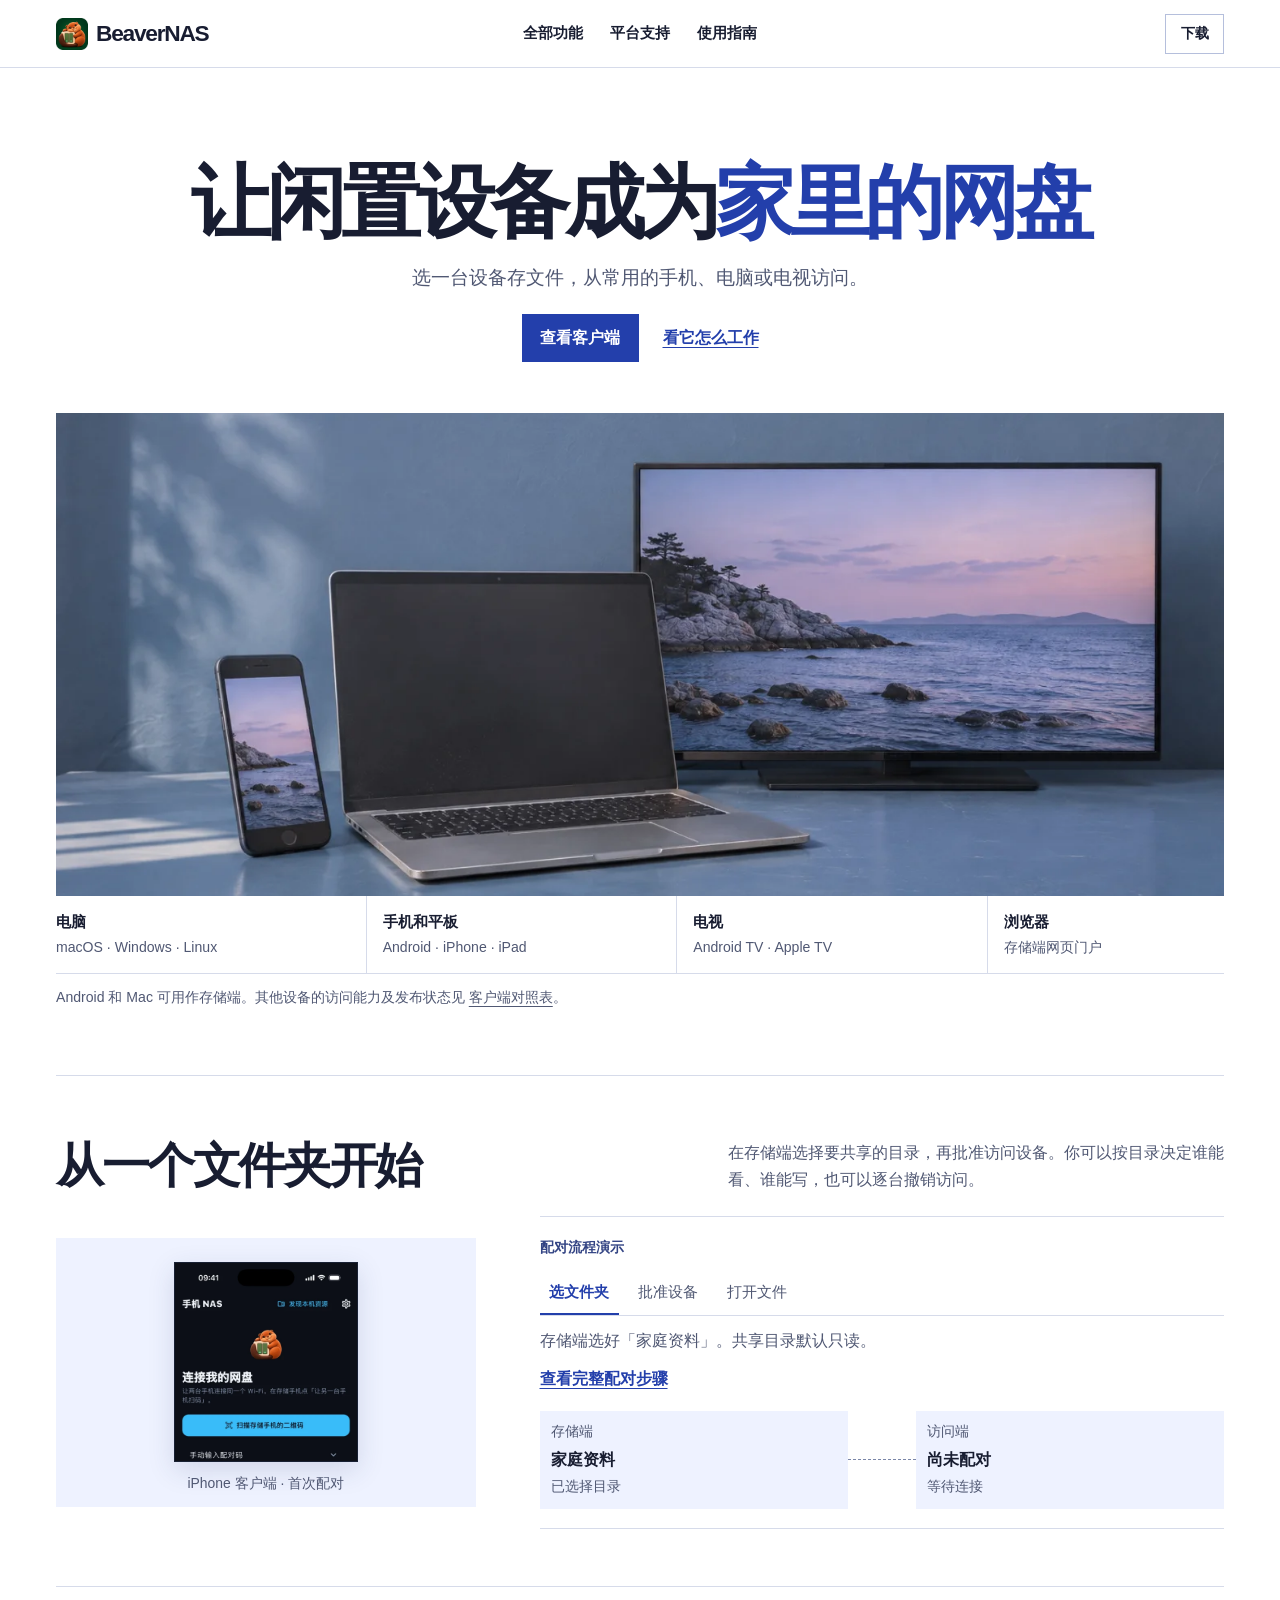
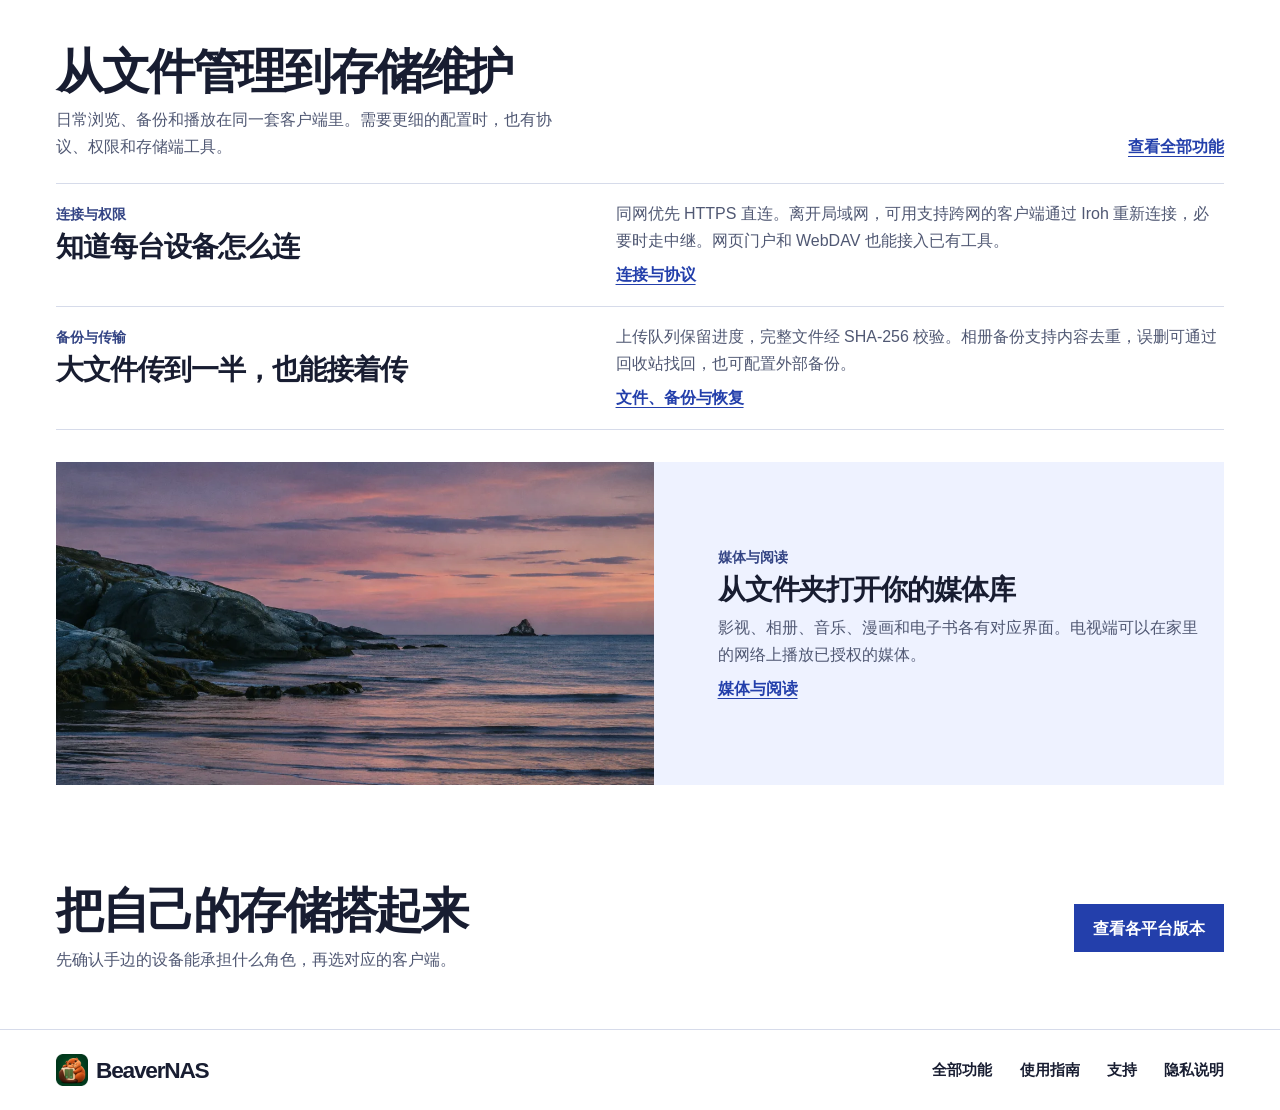
<file: index.html>
<!doctype html>
<html lang="zh-CN">
<head>
  <meta charset="utf-8">
  <meta name="viewport" content="width=device-width, initial-scale=1">
  <meta name="theme-color" content="#ffffff">
  <meta name="description" content="BeaverNAS 让闲置设备成为家里的网盘。支持手机、平板、电脑和电视客户端，提供文件访问、备份、媒体库和高级存储工具。">
  <meta property="og:type" content="website">
  <meta property="og:title" content="BeaverNAS · 让闲置设备成为家里的网盘">
  <meta property="og:description" content="用自己的设备共享文件夹，在手机、电脑和电视上访问。">
  <meta property="og:image" content="https://longdabo.github.io/nasfilem-site/assets/brand/share-1200x630.png">
  <title>BeaverNAS · 让闲置设备成为家里的网盘</title>
  <link rel="icon" href="assets/brand/favicon.ico">
  <link rel="apple-touch-icon" href="assets/brand/apple-touch-icon.png">
  <link rel="stylesheet" href="assets/site.css">
  <script src="assets/site.js" defer></script>
</head>
<body>
<a class="skip" href="#main">跳到主要内容</a>
<header class="site-header">
  <div class="shell header-inner">
    <a class="wordmark" href="./" aria-label="BeaverNAS 首页"><img src="assets/brand/logo-96.png" alt="" width="32" height="32">BeaverNAS</a>
    <nav aria-label="主导航"><a href="features/">全部功能</a><a href="#clients">平台支持</a><a href="guide/">使用指南</a></nav>
    <a class="button small outline" href="download/">下载</a>
  </div>
</header>
<main id="main">
  <section class="shell cover" aria-labelledby="hero-title">
    <div class="cover-heading">
      <h1 id="hero-title">让闲置设备成为<span>家里的网盘</span></h1>
      <p>选一台设备存文件，从常用的手机、电脑或电视访问。</p>
      <div class="actions"><a class="button primary" href="download/">查看客户端</a><a class="text-link" href="#pairing">看它怎么工作</a></div>
    </div>

    <figure class="device-figure" id="clients">
      <div class="device-scene"><img src="assets/devices-editorial.webp" width="1440" height="960" alt="照片风格的设备示意，手机、笔记本和电视摆在同一张蓝色桌面上" fetchpriority="high"></div>
      <figcaption class="platform-lineup">
        <div><strong>电脑</strong><span>macOS · Windows · Linux</span></div>
        <div><strong>手机和平板</strong><span>Android · iPhone · iPad</span></div>
        <div><strong>电视</strong><span>Android TV · Apple TV</span></div>
        <div><strong>浏览器</strong><span>存储端网页门户</span></div>
      </figcaption>
    </figure>
    <p class="cover-note">Android 和 Mac 可用作存储端。其他设备的访问能力及发布状态见 <a href="download/">客户端对照表</a>。</p>
  </section>

  <section class="section shell" id="pairing" aria-labelledby="pairing-title">
    <div class="chapter-head">
      <h2 id="pairing-title">从一个文件夹开始</h2>
      <p>在存储端选择要共享的目录，再批准访问设备。你可以按目录决定谁能看、谁能写，也可以逐台撤销访问。</p>
    </div>
    <div class="pairing-layout">
      <figure class="pairing-photo">
        <img src="assets/app-iphone.webp" width="480" height="522" alt="BeaverNAS 的 iPhone 客户端显示扫码和手动输入配对码" loading="lazy">
        <figcaption>iPhone 客户端 · 首次配对</figcaption>
      </figure>
      <div class="pairing-demo" data-pairing>
        <div class="pairing-controls">
          <p class="demo-caption">配对流程演示</p>
          <div class="step-buttons" role="group" aria-label="选择配对步骤" hidden>
            <button type="button" data-step="0" aria-pressed="true" aria-controls="pairing-state">选文件夹</button>
            <button type="button" data-step="1" aria-pressed="false" aria-controls="pairing-state">批准设备</button>
            <button type="button" data-step="2" aria-pressed="false" aria-controls="pairing-state">打开文件</button>
          </div>
          <p id="pairing-state" aria-live="polite">存储端选好「家庭资料」。共享目录默认只读。</p>
          <a class="text-link" href="guide/#pair">查看完整配对步骤</a>
        </div>
        <div class="pairing-state">
          <div class="pair-node"><span>存储端</span><strong>家庭资料</strong><small data-host-status>已选择目录</small></div>
          <div class="pair-connection" aria-hidden="true"></div>
          <div class="pair-node client"><span>访问端</span><strong data-client-title>尚未配对</strong><small data-client-status>等待连接</small></div>
        </div>
      </div>
    </div>
  </section>

  <section class="section shell capabilities" id="features" aria-labelledby="capabilities-title">
    <div class="chapter-head">
      <div><h2 id="capabilities-title">从文件管理到存储维护</h2><p>日常浏览、备份和播放在同一套客户端里。需要更细的配置时，也有协议、权限和存储端工具。</p></div>
      <a class="text-link" href="features/">查看全部功能</a>
    </div>
    <div class="feature-rows">
      <article class="feature-row">
        <div class="feature-label"><span>连接与权限</span><h3>知道每台设备怎么连</h3></div>
        <div><p>同网优先 HTTPS 直连。离开局域网，可用支持跨网的客户端通过 Iroh 重新连接，必要时走中继。网页门户和 WebDAV 也能接入已有工具。</p><a class="text-link" href="features/#connection">连接与协议</a></div>
      </article>
      <article class="feature-row">
        <div class="feature-label"><span>备份与传输</span><h3>大文件传到一半，也能接着传</h3></div>
        <div><p>上传队列保留进度，完整文件经 SHA-256 校验。相册备份支持内容去重，误删可通过回收站找回，也可配置外部备份。</p><a class="text-link" href="features/#data">文件、备份与恢复</a></div>
      </article>
    </div>
    <article class="media-feature">
      <img src="assets/media-editorial.webp" width="1080" height="720" alt="示例相册中的一张暮色海岸照片" loading="lazy">
      <div class="feature-label"><span>媒体与阅读</span><h3>从文件夹打开你的媒体库</h3><p>影视、相册、音乐、漫画和电子书各有对应界面。电视端可以在家里的网络上播放已授权的媒体。</p><a class="text-link" href="features/#media">媒体与阅读</a></div>
    </article>
  </section>

  <section class="shell explore" id="download" aria-labelledby="explore-title">
    <div><h2 id="explore-title">把自己的存储搭起来</h2><p>先确认手边的设备能承担什么角色，再选对应的客户端。</p></div>
    <a class="button primary" href="download/">查看各平台版本</a>
  </section>
</main>
<footer class="site-footer"><div class="shell footer-inner">
  <a class="wordmark" href="./" aria-label="BeaverNAS 首页"><img src="assets/brand/logo-96.png" alt="" width="32" height="32">BeaverNAS</a>
  <nav aria-label="页脚导航"><a href="features/">全部功能</a><a href="guide/">使用指南</a><a href="support/">支持</a><a href="privacy/">隐私说明</a></nav>
</div></footer>
</body>
</html>
</file>
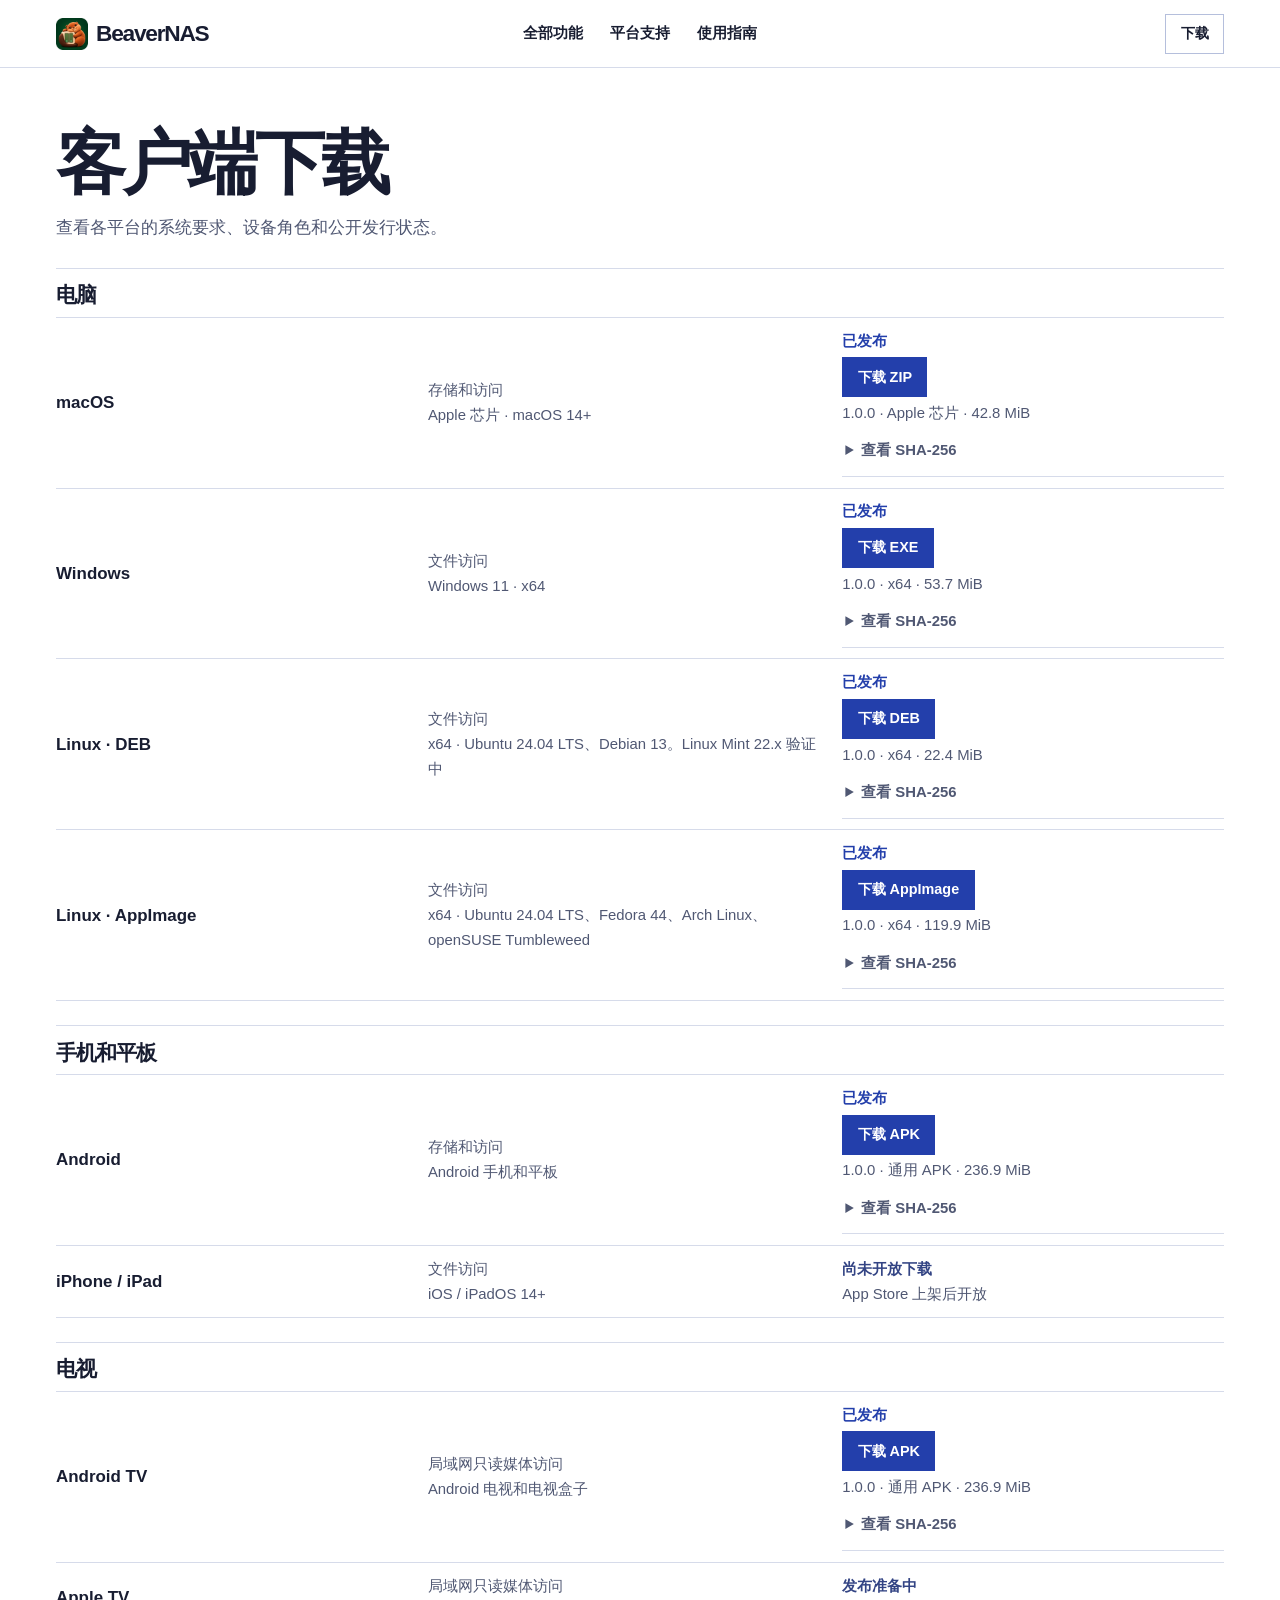
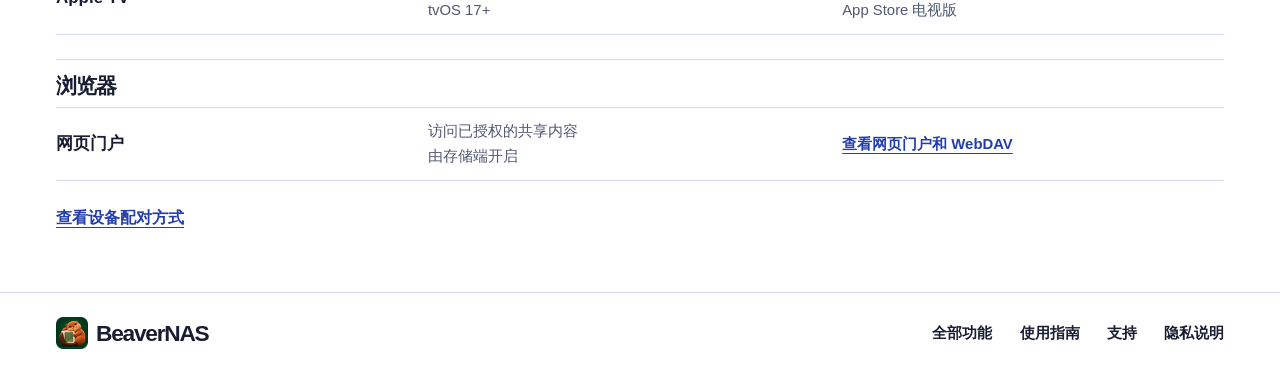
<file: download/index.html>
<!doctype html>
<html lang="zh-CN">
<head>
  <meta charset="utf-8">
  <meta name="viewport" content="width=device-width, initial-scale=1">
  <meta name="description" content="查看 BeaverNAS 各平台的设备角色、系统要求和公开发行状态。">
  <title>客户端下载 · BeaverNAS</title>
  <link rel="icon" href="../assets/brand/favicon.ico">
  <link rel="apple-touch-icon" href="../assets/brand/apple-touch-icon.png">
  <link rel="stylesheet" href="../assets/site.css">
  <script src="../assets/releases.js" defer></script>
  <script src="../assets/site.js" defer></script>
</head>
<body>
<a class="skip" href="#main">跳到主要内容</a>
<header class="site-header"><div class="shell header-inner">
  <a class="wordmark" href="../" aria-label="BeaverNAS 首页"><img src="../assets/brand/logo-96.png" alt="" width="32" height="32">BeaverNAS</a>
  <nav aria-label="主导航"><a href="../features/">全部功能</a><a href="../#clients">平台支持</a><a href="../guide/">使用指南</a></nav>
  <a class="button small outline" href="./" aria-current="page">下载</a>
</div></header>
<main class="shell downloads" id="main">
  <div class="page-heading">
    <h1>客户端下载</h1>
    <p>查看各平台的系统要求、设备角色和公开发行状态。</p>
  </div>
  <section class="download-group" aria-labelledby="desktop-title">
    <h2 id="desktop-title">电脑</h2>
    <article class="download-row" data-platform="mac"><h3>macOS</h3><p><span>存储和访问</span>Apple 芯片 · macOS 14+</p><div class="download-links"><span class="release-status" data-status>测试中</span><div data-download>正式版通过公证后提供 DMG</div></div></article>
    <article class="download-row" data-platform="windows"><h3>Windows</h3><p><span>文件访问</span>Windows 11 · x64</p><div class="download-links"><span class="release-status" data-status>发布准备中</span><div data-download>桌面安装包</div></div></article>
    <article class="download-row" data-platform="linux-deb"><h3>Linux · DEB</h3><p><span>文件访问</span>x64 · Ubuntu 24.04 LTS、Debian 13。Linux Mint 22.x 验证中</p><div class="download-links"><span class="release-status" data-status>兼容性验证中</span><div data-download></div></div></article>
    <article class="download-row" data-platform="linux-appimage"><h3>Linux · AppImage</h3><p><span>文件访问</span>x64 · Ubuntu 24.04 LTS、Fedora 44、Arch Linux、openSUSE Tumbleweed</p><div class="download-links"><span class="release-status" data-status>发布准备中</span><div data-download></div></div></article>
  </section>
  <section class="download-group" aria-labelledby="mobile-title">
    <h2 id="mobile-title">手机和平板</h2>
    <article class="download-row" data-platform="android"><h3>Android</h3><p><span>存储和访问</span>Android 手机和平板</p><div class="download-links"><span class="release-status" data-status>尚未开放下载</span><div data-download>Google Play 或 APK</div></div></article>
    <article class="download-row" data-platform="ios"><h3>iPhone / iPad</h3><p><span>文件访问</span>iOS / iPadOS 14+</p><div class="download-links"><span class="release-status" data-status>尚未开放下载</span><div data-download>App Store 上架后开放</div></div></article>
  </section>
  <section class="download-group" aria-labelledby="tv-title">
    <h2 id="tv-title">电视</h2>
    <article class="download-row" data-platform="android-tv"><h3>Android TV</h3><p><span>局域网只读媒体访问</span>Android 电视和电视盒子</p><div class="download-links"><span class="release-status" data-status>测试中</span><div data-download>Google Play 电视版或 APK</div></div></article>
    <article class="download-row" data-platform="apple-tv"><h3>Apple TV</h3><p><span>局域网只读媒体访问</span>tvOS 17+</p><div class="download-links"><span class="release-status" data-status>发布准备中</span><div data-download>App Store 电视版</div></div></article>
  </section>
  <section class="download-group" aria-labelledby="web-title">
    <h2 id="web-title">浏览器</h2>
    <article class="download-row"><h3>网页门户</h3><p><span>访问已授权的共享内容</span>由存储端开启</p><div class="download-links"><a class="text-link" href="../features/#connection">查看网页门户和 WebDAV</a></div></article>
  </section>
  <a class="text-link" href="../guide/#devices">查看设备配对方式</a>
</main>
<footer class="site-footer"><div class="shell footer-inner">
  <a class="wordmark" href="../" aria-label="BeaverNAS 首页"><img src="../assets/brand/logo-96.png" width="32" height="32" alt="">BeaverNAS</a>
  <nav aria-label="页脚导航"><a href="../features/">全部功能</a><a href="../guide/">使用指南</a><a href="../support/">支持</a><a href="../privacy/">隐私说明</a></nav>
</div></footer>
</body>
</html>
</file>
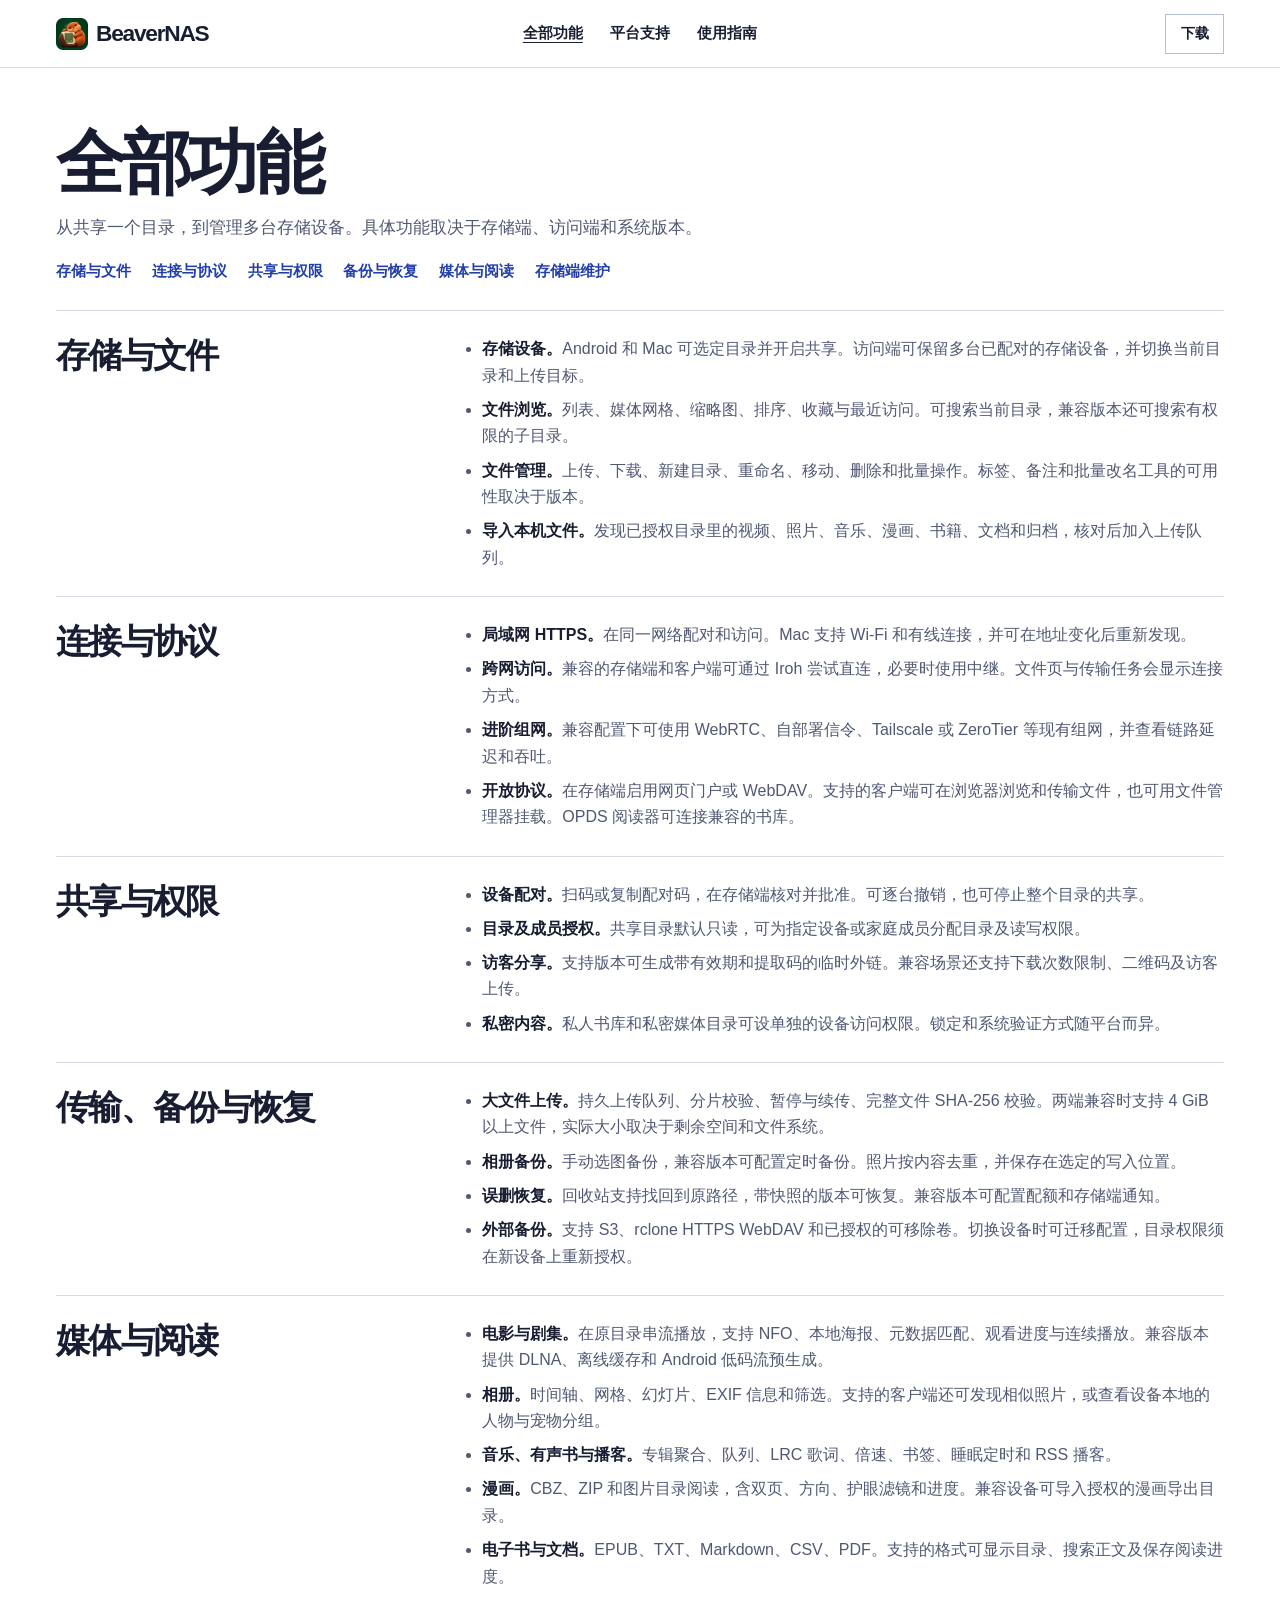
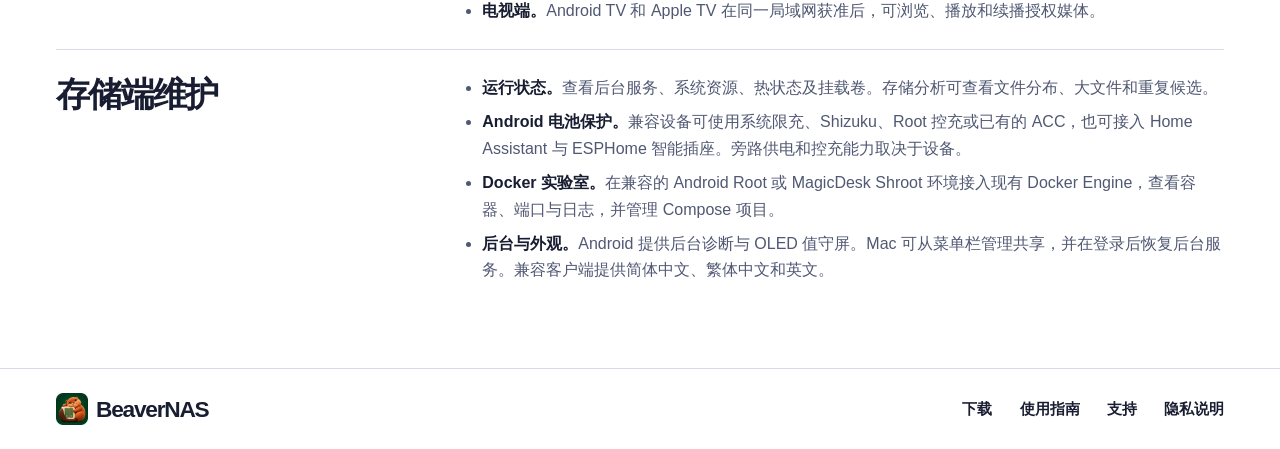
<file: features/index.html>
<!doctype html>
<html lang="zh-CN">
<head>
  <meta charset="utf-8">
  <meta name="viewport" content="width=device-width, initial-scale=1">
  <meta name="description" content="查看 BeaverNAS 的存储、连接、访问控制、备份、媒体库及存储端维护功能。">
  <title>全部功能 · BeaverNAS</title>
  <link rel="icon" href="../assets/brand/favicon.ico">
  <link rel="apple-touch-icon" href="../assets/brand/apple-touch-icon.png">
  <link rel="stylesheet" href="../assets/site.css">
</head>
<body>
<a class="skip" href="#main">跳到主要内容</a>
<header class="site-header"><div class="shell header-inner">
  <a class="wordmark" href="../" aria-label="BeaverNAS 首页"><img src="../assets/brand/logo-96.png" alt="" width="32" height="32">BeaverNAS</a>
  <nav aria-label="主导航"><a href="./" aria-current="page">全部功能</a><a href="../#clients">平台支持</a><a href="../guide/">使用指南</a></nav>
  <a class="button small outline" href="../download/">下载</a>
</div></header>
<main class="shell catalog" id="main">
  <div class="page-heading">
    <h1>全部功能</h1>
    <p>从共享一个目录，到管理多台存储设备。具体功能取决于存储端、访问端和系统版本。</p>
    <nav class="page-index" aria-label="功能目录">
      <a href="#storage">存储与文件</a><a href="#connection">连接与协议</a><a href="#permissions">共享与权限</a><a href="#data">备份与恢复</a><a href="#media">媒体与阅读</a><a href="#maintenance">存储端维护</a>
    </nav>
  </div>
  <section id="storage">
    <h2>存储与文件</h2>
    <ul>
      <li><strong>存储设备。</strong>Android 和 Mac 可选定目录并开启共享。访问端可保留多台已配对的存储设备，并切换当前目录和上传目标。</li>
      <li><strong>文件浏览。</strong>列表、媒体网格、缩略图、排序、收藏与最近访问。可搜索当前目录，兼容版本还可搜索有权限的子目录。</li>
      <li><strong>文件管理。</strong>上传、下载、新建目录、重命名、移动、删除和批量操作。标签、备注和批量改名工具的可用性取决于版本。</li>
      <li><strong>导入本机文件。</strong>发现已授权目录里的视频、照片、音乐、漫画、书籍、文档和归档，核对后加入上传队列。</li>
    </ul>
  </section>
  <section id="connection">
    <h2>连接与协议</h2>
    <ul>
      <li><strong>局域网 HTTPS。</strong>在同一网络配对和访问。Mac 支持 Wi-Fi 和有线连接，并可在地址变化后重新发现。</li>
      <li><strong>跨网访问。</strong>兼容的存储端和客户端可通过 Iroh 尝试直连，必要时使用中继。文件页与传输任务会显示连接方式。</li>
      <li><strong>进阶组网。</strong>兼容配置下可使用 WebRTC、自部署信令、Tailscale 或 ZeroTier 等现有组网，并查看链路延迟和吞吐。</li>
      <li><strong>开放协议。</strong>在存储端启用网页门户或 WebDAV。支持的客户端可在浏览器浏览和传输文件，也可用文件管理器挂载。OPDS 阅读器可连接兼容的书库。</li>
    </ul>
  </section>
  <section id="permissions">
    <h2>共享与权限</h2>
    <ul>
      <li><strong>设备配对。</strong>扫码或复制配对码，在存储端核对并批准。可逐台撤销，也可停止整个目录的共享。</li>
      <li><strong>目录及成员授权。</strong>共享目录默认只读，可为指定设备或家庭成员分配目录及读写权限。</li>
      <li><strong>访客分享。</strong>支持版本可生成带有效期和提取码的临时外链。兼容场景还支持下载次数限制、二维码及访客上传。</li>
      <li><strong>私密内容。</strong>私人书库和私密媒体目录可设单独的设备访问权限。锁定和系统验证方式随平台而异。</li>
    </ul>
  </section>
  <section id="data">
    <h2>传输、备份与恢复</h2>
    <ul>
      <li><strong>大文件上传。</strong>持久上传队列、分片校验、暂停与续传、完整文件 SHA-256 校验。两端兼容时支持 4 GiB 以上文件，实际大小取决于剩余空间和文件系统。</li>
      <li><strong>相册备份。</strong>手动选图备份，兼容版本可配置定时备份。照片按内容去重，并保存在选定的写入位置。</li>
      <li><strong>误删恢复。</strong>回收站支持找回到原路径，带快照的版本可恢复。兼容版本可配置配额和存储端通知。</li>
      <li><strong>外部备份。</strong>支持 S3、rclone HTTPS WebDAV 和已授权的可移除卷。切换设备时可迁移配置，目录权限须在新设备上重新授权。</li>
    </ul>
  </section>
  <section id="media">
    <h2>媒体与阅读</h2>
    <ul>
      <li><strong>电影与剧集。</strong>在原目录串流播放，支持 NFO、本地海报、元数据匹配、观看进度与连续播放。兼容版本提供 DLNA、离线缓存和 Android 低码流预生成。</li>
      <li><strong>相册。</strong>时间轴、网格、幻灯片、EXIF 信息和筛选。支持的客户端还可发现相似照片，或查看设备本地的人物与宠物分组。</li>
      <li><strong>音乐、有声书与播客。</strong>专辑聚合、队列、LRC 歌词、倍速、书签、睡眠定时和 RSS 播客。</li>
      <li><strong>漫画。</strong>CBZ、ZIP 和图片目录阅读，含双页、方向、护眼滤镜和进度。兼容设备可导入授权的漫画导出目录。</li>
      <li><strong>电子书与文档。</strong>EPUB、TXT、Markdown、CSV、PDF。支持的格式可显示目录、搜索正文及保存阅读进度。</li>
      <li><strong>电视端。</strong>Android TV 和 Apple TV 在同一局域网获准后，可浏览、播放和续播授权媒体。</li>
    </ul>
  </section>
  <section id="maintenance">
    <h2>存储端维护</h2>
    <ul>
      <li><strong>运行状态。</strong>查看后台服务、系统资源、热状态及挂载卷。存储分析可查看文件分布、大文件和重复候选。</li>
      <li><strong>Android 电池保护。</strong>兼容设备可使用系统限充、Shizuku、Root 控充或已有的 ACC，也可接入 Home Assistant 与 ESPHome 智能插座。旁路供电和控充能力取决于设备。</li>
      <li><strong>Docker 实验室。</strong>在兼容的 Android Root 或 MagicDesk Shroot 环境接入现有 Docker Engine，查看容器、端口与日志，并管理 Compose 项目。</li>
      <li><strong>后台与外观。</strong>Android 提供后台诊断与 OLED 值守屏。Mac 可从菜单栏管理共享，并在登录后恢复后台服务。兼容客户端提供简体中文、繁体中文和英文。</li>
    </ul>
  </section>
</main>
<footer class="site-footer"><div class="shell footer-inner">
  <a class="wordmark" href="../" aria-label="BeaverNAS 首页"><img src="../assets/brand/logo-96.png" width="32" height="32" alt="">BeaverNAS</a>
  <nav aria-label="页脚导航"><a href="../download/">下载</a><a href="../guide/">使用指南</a><a href="../support/">支持</a><a href="../privacy/">隐私说明</a></nav>
</div></footer>
</body>
</html>
</file>
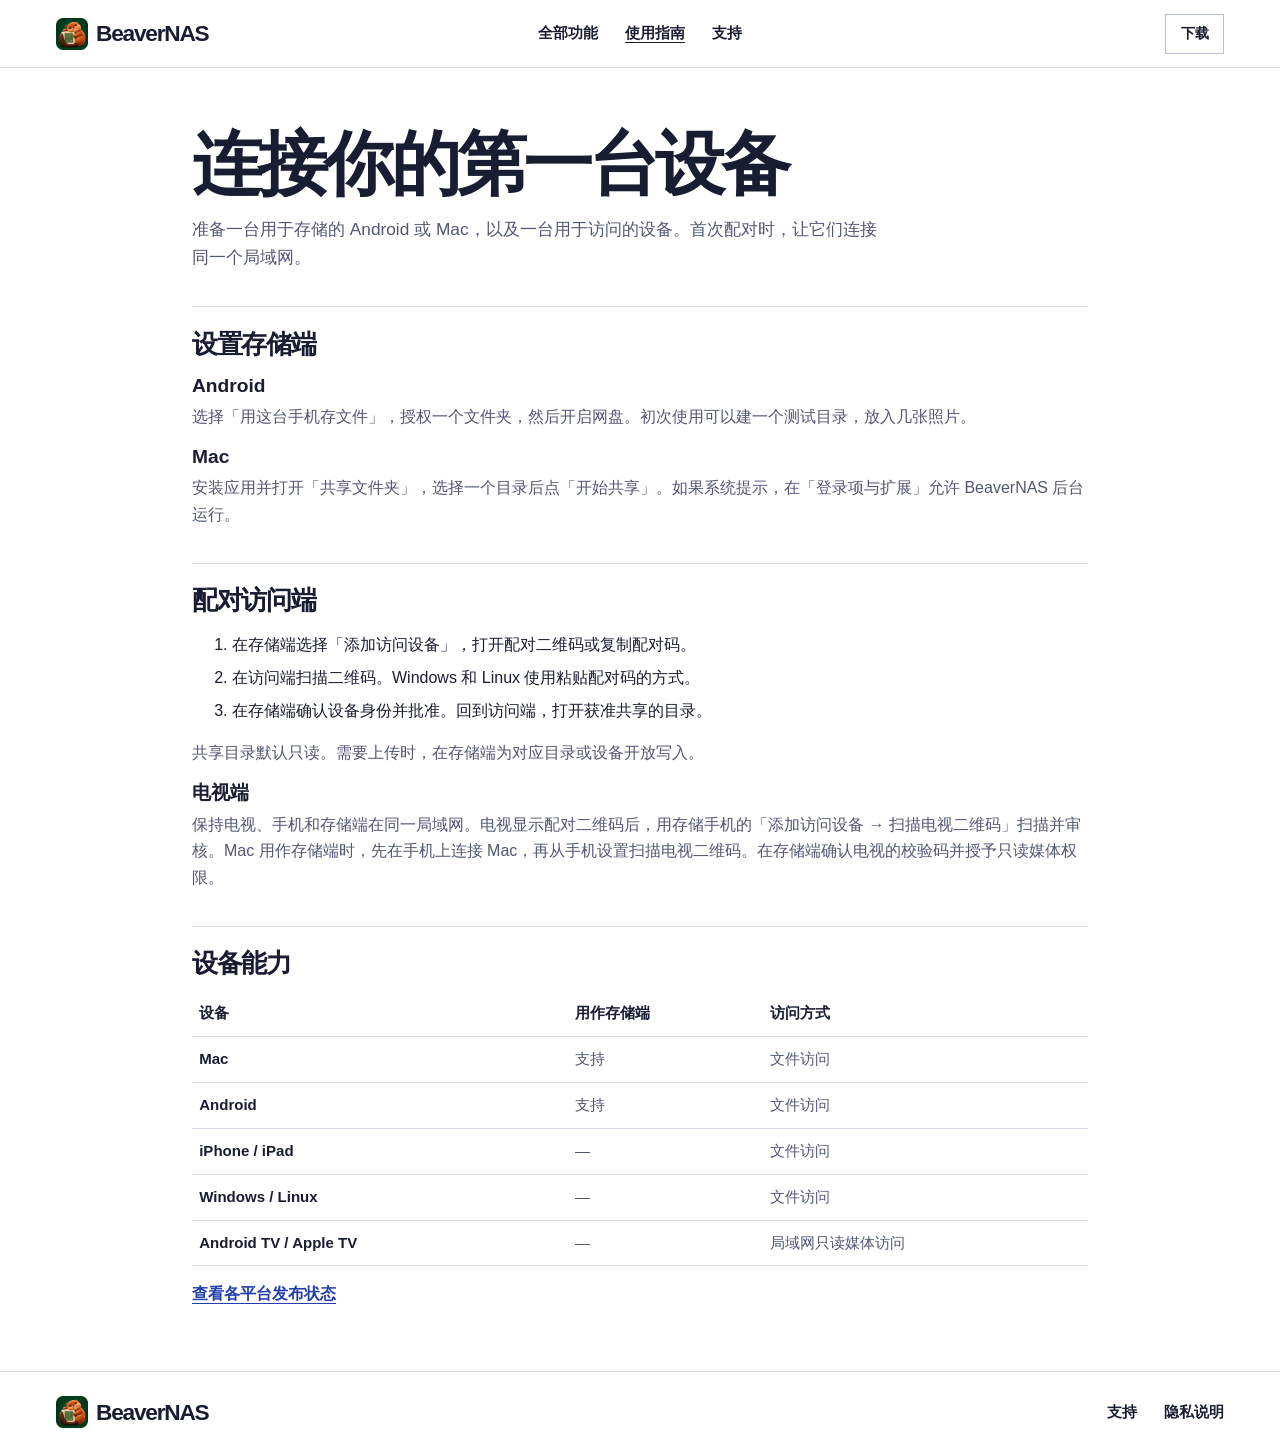
<file: guide/index.html>
<!doctype html>
<html lang="zh-CN">
<head>
  <meta charset="utf-8">
  <meta name="viewport" content="width=device-width, initial-scale=1">
  <meta name="description" content="将 Android 或 Mac 设置为 BeaverNAS 存储端，并配对手机、电脑或电视。">
  <title>使用指南 · BeaverNAS</title>
  <link rel="icon" href="../assets/brand/favicon.ico">
  <link rel="apple-touch-icon" href="../assets/brand/apple-touch-icon.png">
  <link rel="stylesheet" href="../assets/site.css">
</head>
<body>
<a class="skip" href="#main">跳到主要内容</a>
<header class="site-header"><div class="shell header-inner">
  <a class="wordmark" href="../" aria-label="BeaverNAS 首页"><img src="../assets/brand/logo-96.png" width="32" height="32" alt="">BeaverNAS</a>
  <nav aria-label="主导航"><a href="../features/">全部功能</a><a href="./" aria-current="page">使用指南</a><a href="../support/">支持</a></nav>
  <a class="button small outline" href="../download/">下载</a>
</div></header>
<main class="shell prose" id="main">
  <h1>连接你的第一台设备</h1>
  <p class="intro">准备一台用于存储的 Android 或 Mac，以及一台用于访问的设备。首次配对时，让它们连接同一个局域网。</p>
  <section id="host">
    <h2>设置存储端</h2>
    <h3>Android</h3>
    <p>选择「用这台手机存文件」，授权一个文件夹，然后开启网盘。初次使用可以建一个测试目录，放入几张照片。</p>
    <h3>Mac</h3>
    <p>安装应用并打开「共享文件夹」，选择一个目录后点「开始共享」。如果系统提示，在「登录项与扩展」允许 BeaverNAS 后台运行。</p>
  </section>
  <section id="pair">
    <h2>配对访问端</h2>
    <ol>
      <li>在存储端选择「添加访问设备」，打开配对二维码或复制配对码。</li>
      <li>在访问端扫描二维码。Windows 和 Linux 使用粘贴配对码的方式。</li>
      <li>在存储端确认设备身份并批准。回到访问端，打开获准共享的目录。</li>
    </ol>
    <p>共享目录默认只读。需要上传时，在存储端为对应目录或设备开放写入。</p>
    <h3>电视端</h3>
    <p>保持电视、手机和存储端在同一局域网。电视显示配对二维码后，用存储手机的「添加访问设备 → 扫描电视二维码」扫描并审核。Mac 用作存储端时，先在手机上连接 Mac，再从手机设置扫描电视二维码。在存储端确认电视的校验码并授予只读媒体权限。</p>
  </section>
  <section id="devices">
    <h2>设备能力</h2>
    <table class="device-table">
      <thead><tr><th scope="col">设备</th><th scope="col">用作存储端</th><th scope="col">访问方式</th></tr></thead>
      <tbody>
        <tr><th scope="row">Mac</th><td>支持</td><td>文件访问</td></tr>
        <tr><th scope="row">Android</th><td>支持</td><td>文件访问</td></tr>
        <tr><th scope="row">iPhone / iPad</th><td>—</td><td>文件访问</td></tr>
        <tr><th scope="row">Windows / Linux</th><td>—</td><td>文件访问</td></tr>
        <tr><th scope="row">Android TV / Apple TV</th><td>—</td><td>局域网只读媒体访问</td></tr>
      </tbody>
    </table>
    <a class="text-link" href="../download/">查看各平台发布状态</a>
  </section>
</main>
<footer class="site-footer"><div class="shell footer-inner">
  <a class="wordmark" href="../" aria-label="BeaverNAS 首页"><img src="../assets/brand/logo-96.png" width="32" height="32" alt="">BeaverNAS</a>
  <nav aria-label="页脚导航"><a href="../support/">支持</a><a href="../privacy/">隐私说明</a></nav>
</div></footer>
</body>
</html>
</file>
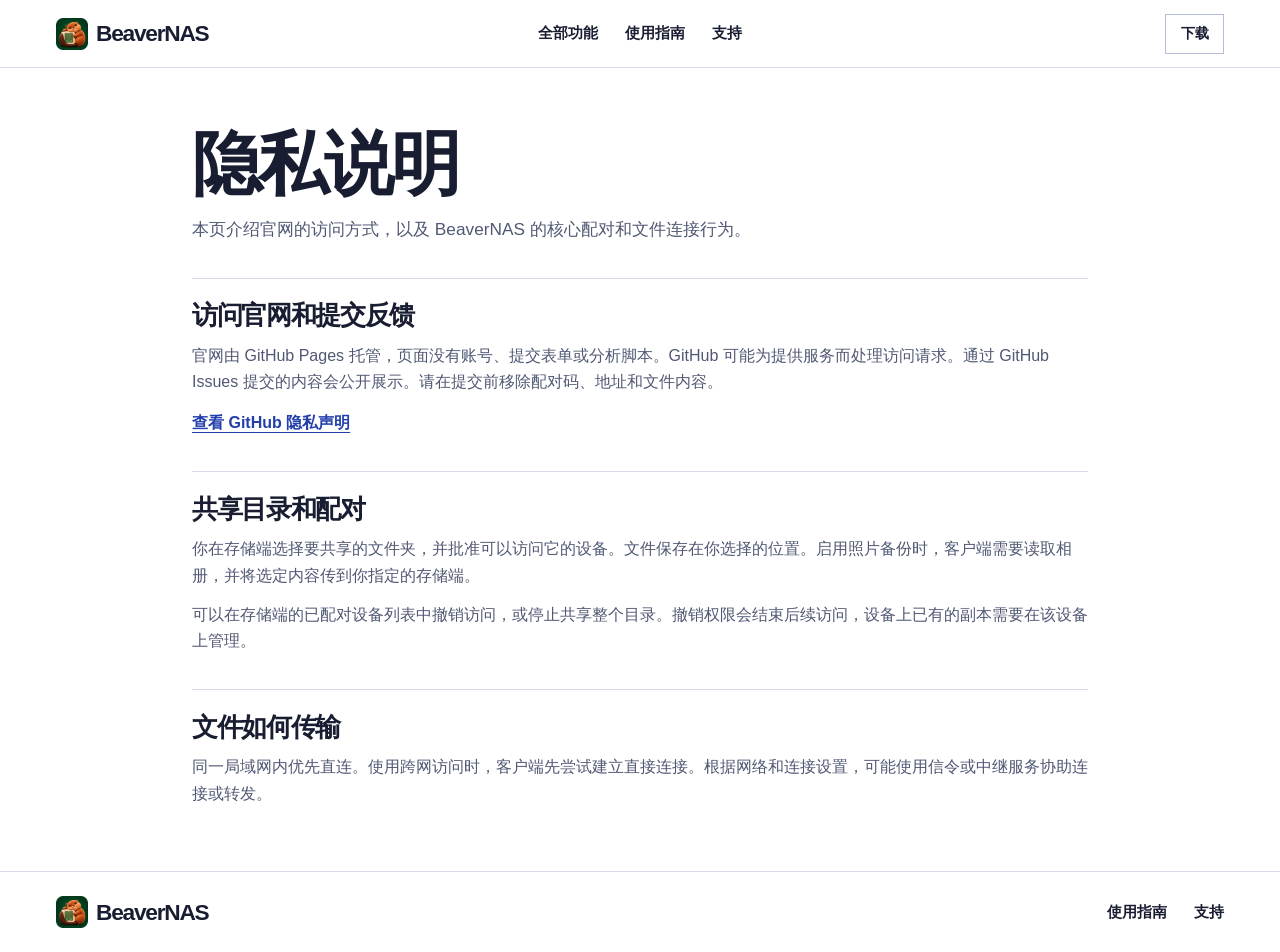
<file: privacy/index.html>
<!doctype html>
<html lang="zh-CN">
<head>
  <meta charset="utf-8">
  <meta name="viewport" content="width=device-width, initial-scale=1">
  <meta name="description" content="了解 BeaverNAS 官网、设备配对及文件连接如何处理数据。">
  <title>隐私说明 · BeaverNAS</title>
  <link rel="icon" href="../assets/brand/favicon.ico">
  <link rel="apple-touch-icon" href="../assets/brand/apple-touch-icon.png">
  <link rel="stylesheet" href="../assets/site.css">
</head>
<body>
<a class="skip" href="#main">跳到主要内容</a>
<header class="site-header"><div class="shell header-inner">
  <a class="wordmark" href="../" aria-label="BeaverNAS 首页"><img src="../assets/brand/logo-96.png" width="32" height="32" alt="">BeaverNAS</a>
  <nav aria-label="主导航"><a href="../features/">全部功能</a><a href="../guide/">使用指南</a><a href="../support/">支持</a></nav>
  <a class="button small outline" href="../download/">下载</a>
</div></header>
<main class="shell prose" id="main">
  <h1>隐私说明</h1>
  <p class="intro">本页介绍官网的访问方式，以及 BeaverNAS 的核心配对和文件连接行为。</p>
  <section>
    <h2>访问官网和提交反馈</h2>
    <p>官网由 GitHub Pages 托管，页面没有账号、提交表单或分析脚本。GitHub 可能为提供服务而处理访问请求。通过 GitHub Issues 提交的内容会公开展示。请在提交前移除配对码、地址和文件内容。</p>
    <a class="text-link" href="https://docs.github.com/en/site-policy/privacy-policies/github-general-privacy-statement">查看 GitHub 隐私声明</a>
  </section>
  <section>
    <h2>共享目录和配对</h2>
    <p>你在存储端选择要共享的文件夹，并批准可以访问它的设备。文件保存在你选择的位置。启用照片备份时，客户端需要读取相册，并将选定内容传到你指定的存储端。</p>
    <p>可以在存储端的已配对设备列表中撤销访问，或停止共享整个目录。撤销权限会结束后续访问，设备上已有的副本需要在该设备上管理。</p>
  </section>
  <section>
    <h2>文件如何传输</h2>
    <p>同一局域网内优先直连。使用跨网访问时，客户端先尝试建立直接连接。根据网络和连接设置，可能使用信令或中继服务协助连接或转发。</p>
  </section>
</main>
<footer class="site-footer"><div class="shell footer-inner">
  <a class="wordmark" href="../" aria-label="BeaverNAS 首页"><img src="../assets/brand/logo-96.png" width="32" height="32" alt="">BeaverNAS</a>
  <nav aria-label="页脚导航"><a href="../guide/">使用指南</a><a href="../support/">支持</a></nav>
</div></footer>
</body>
</html>
</file>
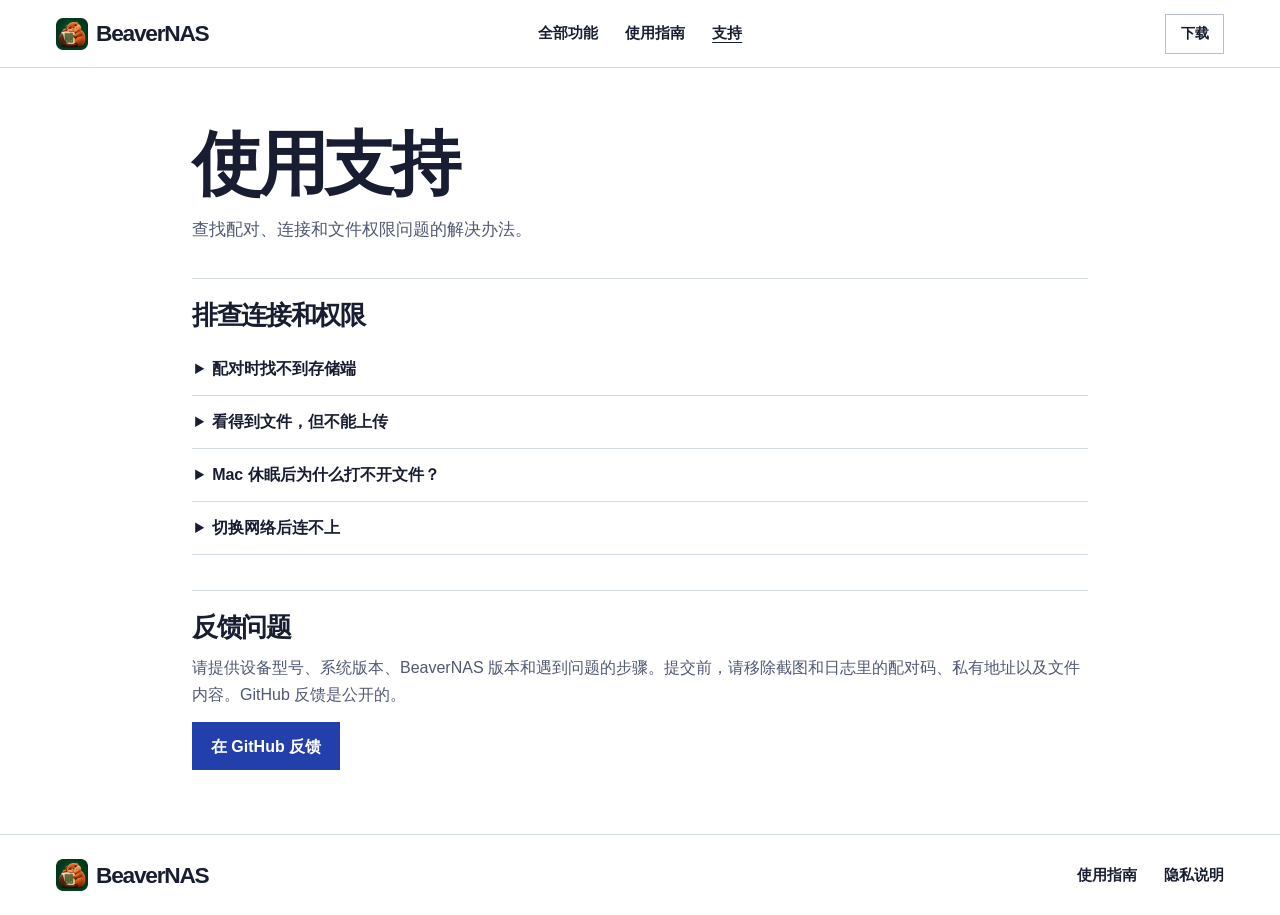
<file: support/index.html>
<!doctype html>
<html lang="zh-CN">
<head>
  <meta charset="utf-8">
  <meta name="viewport" content="width=device-width, initial-scale=1">
  <meta name="description" content="排查 BeaverNAS 的配对、连接和文件权限问题，或向项目提交反馈。">
  <title>使用支持 · BeaverNAS</title>
  <link rel="icon" href="../assets/brand/favicon.ico">
  <link rel="apple-touch-icon" href="../assets/brand/apple-touch-icon.png">
  <link rel="stylesheet" href="../assets/site.css">
</head>
<body>
<a class="skip" href="#main">跳到主要内容</a>
<header class="site-header"><div class="shell header-inner">
  <a class="wordmark" href="../" aria-label="BeaverNAS 首页"><img src="../assets/brand/logo-96.png" width="32" height="32" alt="">BeaverNAS</a>
  <nav aria-label="主导航"><a href="../features/">全部功能</a><a href="../guide/">使用指南</a><a href="./" aria-current="page">支持</a></nav>
  <a class="button small outline" href="../download/">下载</a>
</div></header>
<main class="shell prose" id="main">
  <h1>使用支持</h1>
  <p class="intro">查找配对、连接和文件权限问题的解决办法。</p>
  <section>
    <h2>排查连接和权限</h2>
    <div class="faq-list">
      <details><summary>配对时找不到存储端</summary><p>确认两台设备在同一个局域网，存储端已开始共享，客户端已获得系统要求的本地网络权限。重新打开二维码或复制配对码后再试。</p></details>
      <details><summary>看得到文件，但不能上传</summary><p>请在存储端检查该设备的目录权限和「允许写入」设置。共享目录默认只读，电视端只提供浏览和媒体播放。</p></details>
      <details><summary>Mac 休眠后为什么打不开文件？</summary><p>Mac 休眠、关机或共享磁盘未挂载时，访问会暂停。唤醒 Mac 并确认共享服务和共享磁盘正常，再在访问端刷新。</p></details>
      <details><summary>切换网络后连不上</summary><p>回到存储端检查共享和跨网访问设置。先在同一网络连一次，再离开局域网重试。电视端在同一局域网内使用。</p></details>
    </div>
  </section>
  <section>
    <h2>反馈问题</h2>
    <p>请提供设备型号、系统版本、BeaverNAS 版本和遇到问题的步骤。提交前，请移除截图和日志里的配对码、私有地址以及文件内容。GitHub 反馈是公开的。</p>
    <div class="actions"><a class="button primary" href="https://github.com/Longdabo/nasfilem-site/issues/new">在 GitHub 反馈</a></div>
  </section>
</main>
<footer class="site-footer"><div class="shell footer-inner">
  <a class="wordmark" href="../" aria-label="BeaverNAS 首页"><img src="../assets/brand/logo-96.png" width="32" height="32" alt="">BeaverNAS</a>
  <nav aria-label="页脚导航"><a href="../guide/">使用指南</a><a href="../privacy/">隐私说明</a></nav>
</div></footer>
</body>
</html>
</file>
<file: assets/site.css>
:root {
  color-scheme: light;
  --paper: #fff;
  --white: #fff;
  --ink: #181d31;
  --muted: #505873;
  --accent: #233fab;
  --line: #d6dbea;
  --blue-wash: #eef2ff;
  --blue-text: #334484;
  --sans: -apple-system, BlinkMacSystemFont, "PingFang SC", "Noto Sans CJK SC", "Microsoft YaHei", sans-serif;
}
*, *::before, *::after { box-sizing: border-box; }
[hidden] { display: none !important; }
html { scroll-behavior: smooth; }
body { margin: 0; background: var(--paper); color: var(--ink); font: 1rem/1.66 var(--sans); }
img { display: block; max-width: 100%; }
a { color: inherit; text-underline-offset: .25em; }
button { font: inherit; }
:focus-visible { outline: 2px solid var(--accent); outline-offset: 4px; }
h1, h2, h3, p { margin: 0; }
h1, h2, h3 { line-height: 1.16; }
h2 { font-size: clamp(1.8rem, 4vw, 3rem); letter-spacing: -.05em; }
h3 { font-size: 1.2rem; }
p { color: var(--muted); }
section[id], article[id], figure[id] { scroll-margin-top: 1.5rem; }
.shell { width: min(100% - 4rem, 73rem); margin-inline: auto; }
.skip { position: fixed; top: .75rem; left: .75rem; z-index: 5; transform: translateY(-180%); padding: .65rem 1rem; background: white; }
.skip:focus { transform: none; }
.site-header { border-bottom: 1px solid var(--line); }
.header-inner { display: grid; grid-template-columns: 1fr auto 1fr; align-items: center; gap: 1rem; min-height: 4.2rem; }
.header-inner > .button { justify-self: end; }
.wordmark { display: inline-flex; align-items: center; gap: .5rem; justify-self: start; font-size: 1.42rem; font-weight: 780; letter-spacing: -.055em; line-height: 1; text-decoration: none; white-space: nowrap; }
.wordmark img { flex: none; width: 2rem; height: 2rem; border-radius: .23rem; }
nav { display: flex; flex-wrap: wrap; gap: .75rem 1.7rem; }
nav a { font-size: .92rem; font-weight: 620; text-decoration: none; }
nav a:hover, nav a[aria-current="page"] { text-decoration: underline; }
.button { display: inline-flex; justify-content: center; align-items: center; min-height: 3rem; padding: .6rem 1.12rem; border: 1px solid transparent; border-radius: 0; font-weight: 700; text-decoration: none; line-height: 1.34; }
.button.small { min-height: 2.5rem; padding: .43rem .9rem; font-size: .9rem; }
.primary { color: var(--white); background: var(--accent); }
.primary:hover { background: #182e8c; }
.outline { border-color: #b5bfdc; }
.outline:hover { background: var(--blue-wash); }
.text-link { display: inline-block; font-weight: 670; color: var(--accent); text-decoration-thickness: 1px; }
.text-link:hover { text-decoration-thickness: 2px; }
.actions { display: flex; align-items: center; gap: .85rem 1.15rem; flex-wrap: wrap; }

.cover { padding: clamp(3.35rem, 7vw, 6rem) 0 4.05rem; }
.cover-heading { text-align: center; margin-bottom: clamp(2.1rem, 4.2vw, 3.2rem); }
.cover-heading .actions { justify-content: center; gap: 1rem 1.45rem; }
.cover h1 { font-size: clamp(2.65rem, 6.25vw, 5.25rem); line-height: 1.12; letter-spacing: -.065em; font-weight: 720; }
.cover h1 span { color: var(--accent); white-space: nowrap; }
.cover-heading p { max-width: 37rem; margin: .9rem auto 1.3rem; font-size: clamp(1rem, 2vw, 1.19rem); }
.device-figure { margin: 0; }
.device-scene { overflow: hidden; background: #a6b6e8; }
.device-scene img { width: 100%; height: auto; aspect-ratio: 2.42; object-fit: cover; object-position: center 72%; }
.platform-lineup { display: grid; grid-template-columns: 1fr 1fr 1fr .76fr; border-bottom: 1px solid var(--line); }
.platform-lineup div { padding: .85rem 1rem; border-right: 1px solid var(--line); }
.platform-lineup div:first-child { padding-left: 0; }
.platform-lineup div:last-child { border-right: 0; }
.platform-lineup strong, .platform-lineup span { display: block; }
.platform-lineup strong { font-size: .94rem; }
.platform-lineup span { color: var(--muted); font-size: .88rem; margin-top: .12rem; }
.cover-note { margin-top: .75rem; font-size: .88rem; }

.section { padding: 3.55rem 0; border-top: 1px solid var(--line); }
.chapter-head { display: flex; align-items: end; justify-content: space-between; gap: .75rem 2rem; margin-bottom: 1.4rem; }
.chapter-head p { max-width: 31rem; margin-top: .5rem; }
.chapter-head > .text-link { flex: none; }
.pairing-layout { display: grid; grid-template-columns: minmax(12rem, .38fr) minmax(0, .62fr); gap: clamp(2rem, 5vw, 4.5rem); align-items: center; }
.pairing-photo { margin: 0; background: var(--blue-wash); display: grid; justify-items: center; align-content: end; padding: 1.5rem 1rem .75rem; }
.pairing-photo img { width: min(100%, 11.5rem); height: auto; border: 1px solid #182033; box-shadow: 0 8px 25px #27346625; }
.pairing-photo figcaption { margin-top: .65rem; color: var(--muted); font-size: .87rem; }
.pairing-demo { border-block: 1px solid var(--line); padding-block: 1.2rem; }
.demo-caption { color: var(--blue-text); font-size: .88rem; font-weight: 700; margin-bottom: .75rem; }
.step-buttons { display: flex; flex-wrap: wrap; gap: 0 .6rem; margin-bottom: .8rem; border-bottom: 1px solid var(--line); }
.step-buttons button { cursor: pointer; border: 0; border-bottom: 2px solid transparent; color: var(--muted); background: transparent; padding: .45rem .6rem; min-height: 2.7rem; font-size: .93rem; }
.step-buttons button[aria-pressed="true"] { color: var(--accent); border-bottom-color: var(--accent); font-weight: 700; }
.pairing-controls > .text-link { margin-top: .7rem; }
.pairing-state { display: grid; grid-template-columns: 1fr minmax(1.5rem,.22fr) 1fr; align-items: center; margin-top: 1.15rem; }
.pair-node { display: grid; gap: .18rem; background: var(--blue-wash); min-height: 5.6rem; padding: .62rem .72rem; }
.pair-node span, .pair-node small { color: var(--muted); font-size: .86rem; }
.pair-connection { border-top: 1px dashed #7a86a8; }
.paired .pair-connection { border-top: 2px solid var(--accent); }
.paired .client { box-shadow: inset 0 -2px var(--accent); }
.feature-rows { border-top: 1px solid var(--line); }
.feature-row { display: grid; grid-template-columns: .94fr 1.06fr; gap: 1.25rem; padding-block: 1.1rem; border-bottom: 1px solid var(--line); }
.feature-label span { color: var(--blue-text); font-size: .88rem; font-weight: 650; }
.feature-label h3 { margin-top: .2rem; font-size: clamp(1.25rem, 2.6vw, 1.75rem); letter-spacing: -.035em; }
.feature-row a, .media-feature a { margin-top: .45rem; }
.media-feature { display: grid; grid-template-columns: 1.18fr 1fr; align-items: center; gap: clamp(1.35rem, 5vw, 4rem); margin-top: 2rem; background: var(--blue-wash); }
.media-feature img { width: 100%; height: auto; aspect-ratio: 1.85; object-fit: cover; }
.media-feature .feature-label { padding: 1.35rem 1.65rem 1.35rem 0; }
.media-feature h3 { margin-bottom: .55rem; }
.explore { display: flex; align-items: center; justify-content: space-between; flex-wrap: wrap; gap: 1.25rem; padding-block: 2.6rem 3.5rem; }
.explore p { margin-top: .5rem; }

.site-footer { border-top: 1px solid var(--line); padding-block: 1.5rem; }
.footer-inner { display: flex; flex-wrap: wrap; justify-content: space-between; align-items: center; gap: 1rem; }
.prose { max-width: 56rem; min-height: 62vh; padding-block: 3.5rem 4rem; }
.prose h1, .page-heading h1 { font-size: clamp(2.25rem, 6vw, 4.35rem); letter-spacing: -.055em; margin-bottom: .6rem; }
.prose .intro, .page-heading p { font-size: 1.08rem; max-width: 43rem; }
.prose > section { margin-top: 2.15rem; padding-top: 1.35rem; border-top: 1px solid var(--line); }
.prose h2 { margin-bottom: .75rem; font-size: 1.65rem; }
.prose h3 { margin: .95rem 0 .45rem; }
.prose p + p { margin-top: .75rem; }
.prose li + li { margin-top: .4rem; }
.prose .actions, .prose .text-link { margin-top: .9rem; }
details { border-bottom: 1px solid var(--line); }
summary { cursor: pointer; padding: .8rem .2rem; font-weight: 680; }
details p { padding: 0 .2rem .9rem; }
.device-table { border-collapse: collapse; width: 100%; font-size: .94rem; line-height: 1.5; }
.device-table th, .device-table td { padding: .7rem .45rem; border-bottom: 1px solid var(--line); text-align: start; }
.device-table th { font-weight: 680; }
.device-table tbody td { color: var(--muted); }

.page-heading { padding: 3.4rem 0 1.65rem; }
.page-heading p { color: var(--muted); }
.page-index { display: flex; flex-wrap: wrap; gap: .45rem 1.3rem; margin-top: 1.12rem; }
.page-index a { color: var(--accent); font-weight: 650; }
.catalog { padding-bottom: 3.7rem; }
.catalog > section { display: grid; grid-template-columns: minmax(12rem, .65fr) minmax(0,1.35fr); gap: 1.4rem 2.4rem; padding: 1.55rem 0; border-top: 1px solid var(--line); }
.catalog h2 { font-size: clamp(1.45rem, 3vw, 2.15rem); }
.catalog ul { margin: 0; padding-left: 1.3rem; }
.catalog li + li { margin-top: .48rem; }
.catalog li { color: var(--muted); }
.catalog li strong { color: var(--ink); }
.downloads { padding-bottom: 3.8rem; }
.download-group { border-top: 1px solid var(--line); padding: .9rem 0 1.5rem; }
.download-group h2 { font-size: 1.32rem; margin-bottom: .55rem; }
.download-row { display: grid; grid-template-columns: minmax(0,1fr) minmax(0,1.12fr) minmax(0,1.08fr); align-items: center; gap: .6rem 1.15rem; border-top: 1px solid var(--line); min-height: 4.25rem; padding: .68rem 0; }
.download-row:last-of-type { border-bottom: 1px solid var(--line); }
.download-row h3 { font-size: 1.06rem; }
.download-row p, .download-links { font-size: .93rem; }
.download-row p span, .download-links > span { display: block; }
.download-links { color: var(--muted); }
.release-status { color: var(--blue-text); font-weight: 670; }
.release-status.released { color: var(--accent); }
.download-links .button, .download-links .store-badge { margin-top: .25rem; }
.release-details { display: block; margin-top: .22rem; }
.release-entry + .release-entry { margin-top: .65rem; }
.release-entry summary { cursor: pointer; }
.release-entry code { overflow-wrap: anywhere; }
.store-badge { display: inline-block; max-width: 100%; }
.store-badge img { width: auto; height: 2.5rem; object-fit: contain; }

@media (max-width: 48rem) {
  .shell { width: calc(100% - 2.6rem); }
  .cover { padding-block: 3.1rem 2.7rem; }
  .cover h1 { font-size: clamp(2.45rem, 7.8vw, 4rem); }
  .cover h1 span { display: block; }
  .device-scene img { aspect-ratio: 1.62; object-position: center; }
  .chapter-head { align-items: start; flex-direction: column; }
  .section { padding: 2.5rem 0; }
  .pairing-layout { grid-template-columns: minmax(9rem, .35fr) minmax(0, .65fr); gap: 1.4rem; }
  .catalog > section { grid-template-columns: 1fr; gap: .65rem; }
}
@media (max-width: 36rem) {
  .shell { width: calc(100% - 2rem); }
  .header-inner { grid-template-columns: 1fr auto; padding: .7rem 0; gap: .6rem; }
  .header-inner > nav { grid-column: 1 / -1; grid-row: 2; gap: .5rem 1.15rem; }
  .cover h1 { letter-spacing: -.065em; }
  .pairing-layout, .media-feature { grid-template-columns: 1fr; }
  .media-feature { gap: 0; }
  .media-feature .feature-label { padding: 1.2rem; }
  .platform-lineup { grid-template-columns: 1fr 1fr; }
  .platform-lineup div { padding: .55rem .55rem .55rem 0; }
  .platform-lineup div:nth-child(even) { padding-left: .62rem; border-right: 0; }
  .platform-lineup div:nth-child(n+3) { border-top: 1px solid var(--line); }
  .platform-lineup span { font-size: .83rem; }
  .feature-row { grid-template-columns: 1fr; gap: .5rem; }
  .page-heading, .prose { padding-top: 2.4rem; }
  .download-row { grid-template-columns: 1fr 1fr; gap: .5rem; }
  .download-links { grid-column: 1 / -1; }
}
@media (prefers-reduced-motion: reduce) {
  html { scroll-behavior: auto; }
}
</file>
